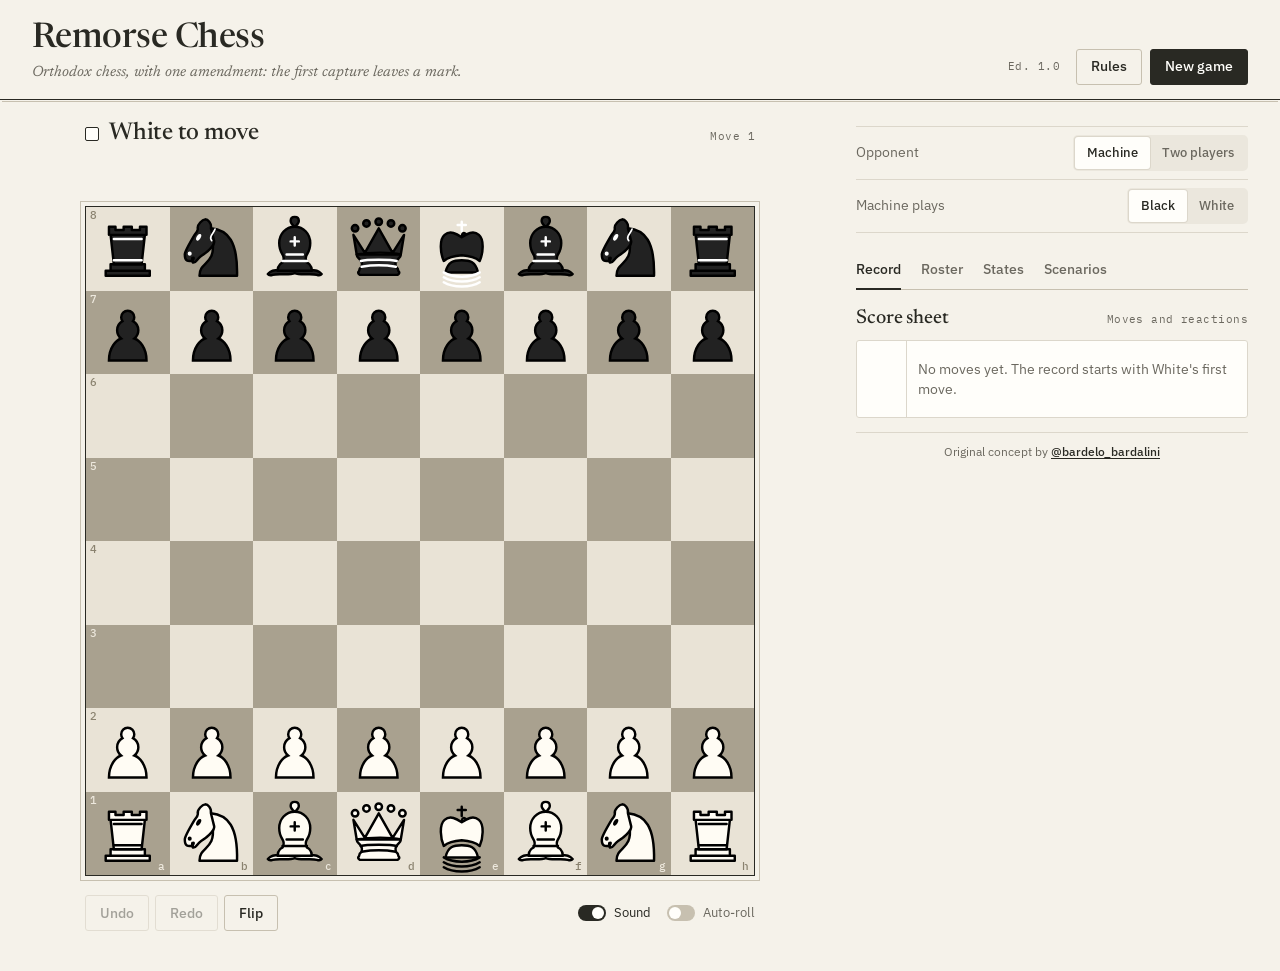
<file: index.html>
<!DOCTYPE html>
<html lang="en">
<head>
  <meta charset="utf-8">
  <meta name="viewport" content="width=device-width, initial-scale=1, viewport-fit=cover">
  <title>Remorse Chess 1.0</title>
  <meta name="description" content="Remorse Chess: a chess variant in which a piece's first capture triggers a permanent psychological reaction. Devastated, Pacifist, Unaffected or Psychopath.">
  <meta name="theme-color" content="#F5F2EA">

  <!-- Favicon & Icons -->
  <link rel="icon" type="image/svg+xml" href="favicon.svg">
  <link rel="alternate icon" href="favicon.ico">
  <link rel="apple-touch-icon" href="apple-touch-icon.png">

  <!-- Open Graph & Social Cards -->
  <meta property="og:type" content="website">
  <meta property="og:title" content="Remorse Chess 1.0">
  <meta property="og:description" content="An orthodox chess variant where the first capture leaves a permanent psychological mark. Original concept by @bardelo_bardalini.">
  <meta property="og:image" content="assets/remorse-chess-preview.png">
  <meta name="twitter:card" content="summary_large_image">
  <meta name="twitter:title" content="Remorse Chess 1.0">
  <meta name="twitter:description" content="An orthodox chess variant where the first capture leaves a permanent psychological mark. Original concept by @bardelo_bardalini.">
  <meta name="twitter:image" content="assets/remorse-chess-preview.png">

  <!-- Local type: Newsreader (display), IBM Plex Sans (interface), IBM Plex Mono (notation). See fonts/ -->
  <link rel="preload" href="fonts/ibm-plex-sans-var.woff2" as="font" type="font/woff2" crossorigin>
  <link rel="preload" href="fonts/newsreader-var.woff2" as="font" type="font/woff2" crossorigin>
  <link rel="stylesheet" href="styles.css">
</head>
<body class="app-shell">
  <!-- Masthead -->
  <header class="masthead">
    <div class="masthead-title">
      <h1 class="wordmark">Remorse Chess</h1>
      <p class="masthead-sub">Orthodox chess, with one amendment: the first capture leaves a mark.</p>
    </div>
    <div class="masthead-actions">
      <span class="edition mono-label">Ed. 1.0</span>
      <button type="button" class="btn btn-quiet" id="btn-open-rulebook" title="Read the full rules">Rules</button>
      <button type="button" class="btn" id="btn-restart" title="Start a new game with the current settings">New game</button>
    </div>
  </header>

  <main class="table">
    <!-- Play area: status, notices, board, board controls -->
    <section class="play-area" aria-label="Game board">
      <div class="status-line">
        <div id="turn-indicator" class="turn white" role="status" aria-live="polite">White to move</div>
        <span id="move-counter" class="move-counter mono-label">Move 1</span>
      </div>

      <!-- Notice slot: reserved height so the board never jumps -->
      <div class="notice-slot">
        <div id="bonus-move-banner" class="notice notice-bonus hidden">
          <span class="notice-glyph" data-glyph="psychopath" aria-hidden="true"></span>
          <span class="notice-text"><strong>Psychopath bonus.</strong> Take one more move with the same piece, or end the turn.</span>
          <button type="button" class="btn btn-small" id="btn-pass-bonus">End turn</button>
        </div>

        <div id="selection-note" class="notice notice-selection hidden" aria-live="polite">
          <span class="notice-glyph" id="selection-glyph" aria-hidden="true"></span>
          <span class="notice-text" id="selection-text"></span>
          <span id="absolve-action-container">
            <button type="button" class="btn btn-small btn-absolve hidden" id="btn-absolve-action">Absolve</button>
          </span>
        </div>
      </div>

      <div class="board-frame">
        <div id="remorse-board" class="chess-board" role="grid" aria-label="Chessboard"></div>
      </div>

      <div class="board-controls">
        <div class="control-group">
          <button type="button" class="btn btn-quiet" id="btn-undo" title="Take back the last move">Undo</button>
          <button type="button" class="btn btn-quiet" id="btn-redo" title="Replay the move you took back">Redo</button>
          <button type="button" class="btn btn-quiet" id="btn-flip" title="Flip the board">Flip</button>
        </div>
        <div class="control-group">
          <label class="switch">
            <input type="checkbox" id="toggle-sound" checked>
            <span class="switch-track" aria-hidden="true"></span>
            Sound
          </label>
          <label class="switch" title="Roll reaction dice automatically for your pieces">
            <input type="checkbox" id="toggle-autoroll">
            <span class="switch-track" aria-hidden="true"></span>
            Auto-roll
          </label>
        </div>
      </div>
    </section>

    <!-- Sidebar: match setup + record / roster / states / scenarios -->
    <aside class="sidebar" aria-label="Game information">
      <section class="match-setup" aria-label="Match setup">
        <div class="setup-row">
          <span class="setup-label">Opponent</span>
          <div class="segmented" role="group" aria-label="Opponent">
            <button type="button" class="seg mode-select-btn active" data-mode="vs_ai">Machine</button>
            <button type="button" class="seg mode-select-btn" data-mode="pass_play">Two players</button>
          </div>
        </div>
        <div class="setup-row" id="ai-config-panel">
          <span class="setup-label">Machine plays</span>
          <div class="segmented" role="group" aria-label="Machine colour">
            <button type="button" class="seg ai-color-btn active" data-color="b">Black</button>
            <button type="button" class="seg ai-color-btn" data-color="w">White</button>
          </div>
        </div>
      </section>

      <nav class="tabs" role="tablist" aria-label="Sidebar sections">
        <button type="button" class="tab-btn active" role="tab" data-target="tab-chronicle">Record</button>
        <button type="button" class="tab-btn" role="tab" data-target="tab-ward">Roster</button>
        <button type="button" class="tab-btn" role="tab" data-target="tab-game">States</button>
        <button type="button" class="tab-btn" role="tab" data-target="tab-scenarios">Scenarios</button>
      </nav>

      <div class="tab-panels">
        <!-- Record: annotated score sheet -->
        <div class="tab-view active" id="tab-chronicle" role="tabpanel">
          <div class="panel-head">
            <h2 class="panel-title">Score sheet</h2>
            <span class="mono-label">Moves and reactions</span>
          </div>
          <ol id="chronicle-feed" class="scoresheet"></ol>
        </div>

        <!-- Roster: living pieces and their states -->
        <div class="tab-view" id="tab-ward" role="tabpanel">
          <div id="piece-ward-container"></div>
        </div>

        <!-- States: reference for the four reactions -->
        <div class="tab-view" id="tab-game" role="tabpanel">
          <div class="panel-head">
            <h2 class="panel-title">The reaction roll</h2>
            <span class="mono-label">1d6 on first capture</span>
          </div>
          <p class="panel-intro">A piece rolls once, on its first capture. The result is permanent for the rest of the game, though a bishop can lift Devastation and Pacifism.</p>

          <ul class="state-reference">
            <li class="state-ref s-devastated">
              <span class="state-ref-roll mono">1</span>
              <div>
                <h3 class="state-ref-name"><span class="glyph" data-glyph="devastated"></span>Devastated</h3>
                <p>Cannot move or capture. A bishop must stand adjacent and spend a turn absolving it within 3 of its owner's turns, or it removes itself from the board.</p>
              </div>
            </li>
            <li class="state-ref s-pacifist">
              <span class="state-ref-roll mono">2–3</span>
              <div>
                <h3 class="state-ref-name"><span class="glyph" data-glyph="pacifist"></span>Pacifist</h3>
                <p>Receives a guilt token. Moves normally but cannot capture until a bishop absolves it. A bishop that turns Pacifist meditates for one turn and absolves itself.</p>
              </div>
            </li>
            <li class="state-ref s-unaffected">
              <span class="state-ref-roll mono">4–5</span>
              <div>
                <h3 class="state-ref-name"><span class="glyph" data-glyph="unaffected"></span>Unaffected</h3>
                <p>No consequence. Plays by standard rules.</p>
              </div>
            </li>
            <li class="state-ref s-psychopath">
              <span class="state-ref-roll mono">6</span>
              <div>
                <h3 class="state-ref-name"><span class="glyph" data-glyph="psychopath"></span>Psychopath</h3>
                <p>Takes one extra move immediately after each capture.</p>
              </div>
            </li>
            <li class="state-ref s-bloodlust state-ref-sub">
              <span class="state-ref-roll mono">3 kills</span>
              <div>
                <h3 class="state-ref-name"><span class="glyph" data-glyph="bloodlust"></span>Bloodlust</h3>
                <p>A Psychopath with three kills. It may only move by capturing, and it may capture friendly pieces, though never its own king.</p>
              </div>
            </li>
          </ul>

          <p class="panel-footnote"><span class="glyph" data-glyph="absolve"></span>Bishops are the only absolvers. If a side loses every bishop, absolution is gone until a pawn promotes to one.</p>
        </div>

        <!-- Scenarios -->
        <div class="tab-view" id="tab-scenarios" role="tabpanel">
          <div class="panel-head">
            <h2 class="panel-title">Study positions</h2>
            <span class="mono-label">Loads onto the board</span>
          </div>
          <ol class="scenario-list">
            <li>
              <button type="button" class="scenario-button scenario-card-btn" data-scenario="devastation">
                <span class="scenario-no mono">No. 1</span>
                <span class="scenario-body">
                  <span class="scenario-title">The devastated knight</span>
                  <span class="scenario-desc">A paralysed knight on d4 has two turns left. The bishop on c2 must reach it and absolve.</span>
                </span>
              </button>
            </li>
            <li>
              <button type="button" class="scenario-button scenario-card-btn" data-scenario="guilt">
                <span class="scenario-no mono">No. 2</span>
                <span class="scenario-body">
                  <span class="scenario-title">The pacifist rook</span>
                  <span class="scenario-desc">The rook carries a guilt token: free to move, unable to capture. A bishop stands beside it.</span>
                </span>
              </button>
            </li>
            <li>
              <button type="button" class="scenario-button scenario-card-btn" data-scenario="psychopath">
                <span class="scenario-no mono">No. 3</span>
                <span class="scenario-body">
                  <span class="scenario-title">A psychopath's chain</span>
                  <span class="scenario-desc">The queen takes on d5, then uses her bonus move to take again on g5.</span>
                </span>
              </button>
            </li>
            <li>
              <button type="button" class="scenario-button scenario-card-btn" data-scenario="bloodlust">
                <span class="scenario-no mono">No. 4</span>
                <span class="scenario-body">
                  <span class="scenario-title">Bloodlust</span>
                  <span class="scenario-desc">A rook with three kills must capture to move. The enemy pawn on d7, or its own pawn on g4.</span>
                </span>
              </button>
            </li>
            <li>
              <button type="button" class="scenario-button scenario-card-btn" data-scenario="standard">
                <span class="scenario-no mono">No. 5</span>
                <span class="scenario-body">
                  <span class="scenario-title">Standard opening</span>
                  <span class="scenario-desc">The usual starting position. Every piece is untested.</span>
                </span>
              </button>
            </li>
          </ol>
        </div>
      </div>

      <footer class="sidebar-credit">
        Original concept by <a href="https://www.instagram.com/bardelo_bardalini/" target="_blank" rel="noopener noreferrer">@bardelo_bardalini</a>
      </footer>
    </aside>
  </main>

  <!-- Modal: reaction roll -->
  <div class="modal-scrim hidden" id="dice-roll-modal">
    <div class="modal-card modal-dice" role="dialog" aria-modal="true" aria-labelledby="dice-modal-title">
      <div class="modal-kicker mono-label">First capture</div>
      <h3 class="modal-title" id="dice-modal-title">The reaction roll</h3>
      <p id="dice-modal-desc" class="modal-desc-text"></p>

      <div class="dice-assembly" id="dice-assembly-area">
        <div class="dice-viewport" title="Click to roll">
          <div class="dice-object show-1" id="dice-cube">
            <div class="dice-side side-1" aria-label="1"><i class="pip c"></i></div>
            <div class="dice-side side-2" aria-label="2"><i class="pip tl"></i><i class="pip br"></i></div>
            <div class="dice-side side-3" aria-label="3"><i class="pip tl"></i><i class="pip c"></i><i class="pip br"></i></div>
            <div class="dice-side side-4" aria-label="4"><i class="pip tl"></i><i class="pip tr"></i><i class="pip bl"></i><i class="pip br"></i></div>
            <div class="dice-side side-5" aria-label="5"><i class="pip tl"></i><i class="pip tr"></i><i class="pip c"></i><i class="pip bl"></i><i class="pip br"></i></div>
            <div class="dice-side side-6" aria-label="6"><i class="pip tl"></i><i class="pip tr"></i><i class="pip ml"></i><i class="pip mr"></i><i class="pip bl"></i><i class="pip br"></i></div>
          </div>
        </div>
        <div class="dice-shadow" aria-hidden="true"></div>
        <button type="button" class="btn btn-accent" id="btn-roll-dice">Roll the die</button>
        <span class="dice-hint">or click the die, or press Space</span>
      </div>

      <div class="dice-result-card hidden" id="dice-outcome-card">
        <div id="dice-outcome-badge" class="dice-scale"></div>
        <h4 id="dice-outcome-title" class="dice-result-title"></h4>
        <p id="dice-outcome-text" class="dice-result-detail"></p>
        <button type="button" class="btn btn-block" id="btn-accept-dice">Continue</button>
      </div>
    </div>
  </div>

  <!-- Modal: pawn promotion -->
  <div class="modal-scrim hidden" id="promotion-modal">
    <div class="modal-card modal-narrow" role="dialog" aria-modal="true" aria-labelledby="promo-title">
      <h3 class="modal-title" id="promo-title">Promote pawn</h3>
      <p class="modal-desc-text">Choosing a bishop restores absolution if your side has lost all of its bishops.</p>
      <div class="promo-grid" id="promo-options-row"></div>
    </div>
  </div>

  <!-- Modal: game over -->
  <div class="modal-scrim hidden" id="game-over-modal">
    <div class="modal-card modal-narrow modal-result" role="dialog" aria-modal="true" aria-labelledby="game-over-title">
      <div class="modal-kicker mono-label">Result</div>
      <h3 id="game-over-title" class="modal-title modal-title-large">Game over</h3>
      <p id="game-over-desc" class="modal-desc-text"></p>
      <div class="modal-actions">
        <button type="button" class="btn btn-quiet" id="btn-gameover-view">View board</button>
        <button type="button" class="btn btn-accent" id="btn-gameover-new">New game</button>
      </div>
    </div>
  </div>

  <!-- Modal: rules -->
  <div class="modal-scrim hidden" id="rulebook-modal">
    <div class="modal-card modal-wide" role="dialog" aria-modal="true" aria-labelledby="rulebook-title">
      <div class="modal-header-bar">
        <div>
          <div class="modal-kicker mono-label">Edition 1.0</div>
          <h3 class="modal-title" id="rulebook-title">Rules of Remorse Chess</h3>
        </div>
        <button type="button" class="btn btn-quiet" id="btn-close-rulebook">Close</button>
      </div>
      <div class="rulebook-scroll">
        <h2><span class="mono">§1</span> Summary</h2>
        <p>Remorse Chess is orthodox chess with one addition. The first time a piece captures, it rolls a six-sided die, and the result decides how that piece lives with what it has done.</p>
        <p><strong>Objective.</strong> Checkmate or capture the opposing king. Every standard orthodox rule applies (en passant, castling, promotion, threefold repetition, 50-move rule, insufficient material) unless a piece's psychological condition modifies it.</p>
        <p><strong>Original Concept.</strong> The psychological capture consequences and remorse rules were created by <a href="https://www.instagram.com/bardelo_bardalini/" target="_blank" rel="noopener noreferrer">@bardelo_bardalini</a>.</p>

        <h2><span class="mono">§2</span> The reaction roll</h2>
        <p>Each piece rolls exactly once per game, on its first capture. The state it receives is permanent.</p>
        <table>
          <thead>
            <tr><th>D6</th><th>State</th><th>Effect</th></tr>
          </thead>
          <tbody>
            <tr><td class="mono">1</td><td>Devastated</td><td>Cannot move. Removes itself unless absolved within 3 of its owner's turns.</td></tr>
            <tr><td class="mono">2–3</td><td>Pacifist</td><td>Moves normally. Cannot capture until absolved.</td></tr>
            <tr><td class="mono">4–5</td><td>Unaffected</td><td>Standard rules.</td></tr>
            <tr><td class="mono">6</td><td>Psychopath</td><td>One extra move after each capture.</td></tr>
          </tbody>
        </table>

        <h2><span class="mono">§3</span> States</h2>
        <h3>3.1 Devastated</h3>
        <p>The piece cannot move or capture. A bishop must move adjacent and spend one full turn absolving it within 3 of its owner's turns. If no one comes, the piece captures itself.</p>

        <h3>3.2 Pacifist</h3>
        <p>A guilt token is placed under the piece. It moves normally but cannot capture enemy pieces. A bishop must move adjacent and spend one full turn to lift the token.</p>
        <p><strong>Bishops.</strong> A bishop that turns Pacifist spends its next turn in meditation and then absolves itself.</p>

        <h3>3.3 Psychopath, Bloodlust, and Regicide</h3>
        <p>The piece takes one additional move immediately after each capture. At three total kills it falls into <strong>Bloodlust</strong>: it may only move by capturing, it may capture friendly pieces, and it may never capture its own king.</p>
        <p><strong>Regicide.</strong> If a Bloodlust piece captures the opposing king, the game immediately concludes with an automatic victory for the capturing team.</p>

        <h2><span class="mono">§4</span> Absolution</h2>
        <p>Only bishops can absolve. Absolution is not possible while your king is in check. If a side loses every bishop, it cannot absolve until a pawn promotes to a bishop.</p>
      </div>
    </div>
  </div>

  <script src="pieces.js"></script>
  <script src="remorse_engine.js"></script>
  <script src="remorse_ai.js"></script>
  <script src="audio.js"></script>
  <script src="remorse_ui.js"></script>
</body>
</html>
</file>
<file: styles.css>
/*
 * REMORSE CHESS 1.0: STYLESHEET
 *
 * Direction: light archival editorial. Tournament score sheets, annotated
 * manuscripts, case-study journals. Warm paper, ink, one vermilion accent.
 *
 * Type:  Newsreader (display) / IBM Plex Sans (interface) / IBM Plex Mono (notation)
 * Rules: no gradients, no glow, no glass. Shadows only on modals.
 *        Board is the product; everything else steps back.
 */

/* --------------------------------------------------------------------------
 * Fonts (local, OFL)
 * ------------------------------------------------------------------------ */
@font-face {
  font-family: "Newsreader";
  src: url("fonts/newsreader-var.woff2") format("woff2");
  font-style: normal;
  font-weight: 400 700;
  font-display: swap;
}
@font-face {
  font-family: "Newsreader";
  src: url("fonts/newsreader-italic-var.woff2") format("woff2");
  font-style: italic;
  font-weight: 400 500;
  font-display: swap;
}
@font-face {
  font-family: "IBM Plex Sans";
  src: url("fonts/ibm-plex-sans-var.woff2") format("woff2");
  font-style: normal;
  font-weight: 400 600;
  font-display: swap;
}
@font-face {
  font-family: "IBM Plex Mono";
  src: url("fonts/ibm-plex-mono-400.woff2") format("woff2");
  font-style: normal;
  font-weight: 400;
  font-display: swap;
}
@font-face {
  font-family: "IBM Plex Mono";
  src: url("fonts/ibm-plex-mono-500.woff2") format("woff2");
  font-style: normal;
  font-weight: 500;
  font-display: swap;
}

/* --------------------------------------------------------------------------
 * Tokens
 * ------------------------------------------------------------------------ */
:root {
  /* Paper */
  --paper: #F5F2EA;
  --surface: #FFFEFA;
  --surface-2: #EBE7DD;
  --surface-3: #E3DED1;

  /* Ink */
  --ink: #292923;
  --ink-2: #6B685F;       /* secondary text, darkened from #77746B for AA on paper */
  --ink-3: #8F8B80;       /* tertiary, non-essential labels only */

  /* Rules */
  --rule: #DCD7CB;
  --rule-strong: #C7C0B0;

  /* Accents */
  --vermilion: #C44B36;
  --vermilion-ink: #A83E2B;  /* text-safe vermilion */
  --vermilion-deep: #8A2E21;
  --vermilion-wash: #F4E2DC;
  --sage: #667A61;
  --sage-ink: #4F6149;
  --sage-wash: #E3E8DC;
  --amber: #B88B48;
  --amber-wash: #F1E6D2;
  --stone: #85827A;
  --stone-ink: #5E5B54;
  --stone-wash: #E4E1DA;

  /* Board */
  --sq-light: #E9E3D6;
  --sq-dark: #A9A18F;
  --sq-last: rgba(184, 139, 72, 0.34);
  --sq-selected: rgba(184, 139, 72, 0.55);
  --sq-check: rgba(196, 75, 54, 0.30);
  --hint: rgba(41, 41, 35, 0.30);

  /* Type */
  --font-display: "Newsreader", "Iowan Old Style", "Palatino Linotype", Palatino, Georgia, serif;
  --font-ui: "IBM Plex Sans", "Helvetica Neue", Arial, system-ui, sans-serif;
  --font-mono: "IBM Plex Mono", ui-monospace, "SFMono-Regular", Menlo, Consolas, monospace;

  --radius: 3px;
  --line-max: 62ch;
  --ease: cubic-bezier(0.2, 0.7, 0.2, 1);
}

/* --------------------------------------------------------------------------
 * Base
 * ------------------------------------------------------------------------ */
*, *::before, *::after {
  box-sizing: border-box;
  margin: 0;
  padding: 0;
  -webkit-tap-highlight-color: transparent;
}

html {
  background: var(--paper);
  color: var(--ink);
  font-family: var(--font-ui);
  font-size: 15px;
  line-height: 1.5;
  text-rendering: optimizeLegibility;
  -webkit-font-smoothing: antialiased;
  -webkit-text-size-adjust: 100%;
}

body {
  min-height: 100vh;
  min-height: 100svh;
  overflow-x: hidden;
}

b, strong { font-weight: 600; color: var(--ink); }

button { font: inherit; color: inherit; }

ol, ul { list-style: none; }

:focus-visible {
  outline: 2px solid var(--ink);
  outline-offset: 2px;
}

.mono { font-family: var(--font-mono); font-feature-settings: "zero" 0; }

.mono-label {
  font-family: var(--font-mono);
  font-size: 11px;
  font-weight: 400;
  letter-spacing: 0.04em;
  color: var(--ink-2);
}

.hidden { display: none !important; }

/* --------------------------------------------------------------------------
 * Masthead
 * ------------------------------------------------------------------------ */
.masthead {
  display: flex;
  align-items: flex-end;
  justify-content: space-between;
  gap: 24px;
  max-width: 1320px;
  margin: 0 auto;
  padding: 22px 32px 14px;
  border-bottom: 1px solid var(--ink);
  box-shadow: 0 3px 0 -2px var(--paper), 0 4px 0 -2px var(--rule-strong); /* printed double rule */
}

.wordmark {
  font-family: var(--font-display);
  font-size: 34px;
  font-weight: 500;
  line-height: 1;
  letter-spacing: -0.015em;
  font-variation-settings: "opsz" 72;
}

.masthead-sub {
  margin-top: 6px;
  font-family: var(--font-display);
  font-style: italic;
  font-size: 15px;
  color: var(--ink-2);
}

.masthead-actions {
  display: flex;
  align-items: center;
  gap: 8px;
  flex-shrink: 0;
}

.edition { margin-right: 8px; }

/* --------------------------------------------------------------------------
 * Buttons & controls
 * ------------------------------------------------------------------------ */
.btn {
  display: inline-flex;
  align-items: center;
  justify-content: center;
  gap: 6px;
  min-height: 36px;
  padding: 0 14px;
  font-family: var(--font-ui);
  font-size: 14px;
  font-weight: 500;
  color: var(--surface);
  background: var(--ink);
  border: 1px solid var(--ink);
  border-radius: var(--radius);
  cursor: pointer;
  touch-action: manipulation;
  transition: background-color 120ms var(--ease), border-color 120ms var(--ease), color 120ms var(--ease);
  white-space: nowrap;
}
.btn:hover { background: #3D3D35; border-color: #3D3D35; }
.btn:active { transform: translateY(1px); }

.btn-quiet {
  color: var(--ink);
  background: transparent;
  border-color: var(--rule-strong);
}
.btn-quiet:hover { background: var(--surface-2); border-color: var(--rule-strong); }

.btn-accent { background: var(--vermilion); border-color: var(--vermilion); color: #FFFDF8; }
.btn-accent:hover { background: var(--vermilion-ink); border-color: var(--vermilion-ink); }

.btn-small { min-height: 30px; padding: 0 10px; font-size: 13px; }
.btn-block { width: 100%; }

.btn:disabled, .btn[disabled] {
  opacity: 0.4;
  cursor: default;
  pointer-events: none;
}

/* Segmented control */
.segmented {
  display: inline-flex;
  padding: 2px;
  background: var(--surface-2);
  border-radius: calc(var(--radius) + 2px);
}
.seg {
  min-height: 32px;
  padding: 0 12px;
  font-size: 13px;
  font-weight: 500;
  color: var(--ink-2);
  background: transparent;
  border: 0;
  border-radius: var(--radius);
  cursor: pointer;
  touch-action: manipulation;
  transition: background-color 120ms var(--ease), color 120ms var(--ease);
}
.seg:hover { color: var(--ink); }
.seg.active {
  color: var(--ink);
  background: var(--surface);
  box-shadow: 0 0 0 1px var(--rule);
}

/* Switches */
.switch {
  display: inline-flex;
  align-items: center;
  gap: 8px;
  min-height: 36px;
  font-size: 13px;
  color: var(--ink-2);
  cursor: pointer;
  user-select: none;
}
.switch input { position: absolute; opacity: 0; width: 1px; height: 1px; }
.switch-track {
  position: relative;
  width: 28px;
  height: 16px;
  background: var(--rule-strong);
  border-radius: 8px;
  transition: background-color 150ms var(--ease);
}
.switch-track::after {
  content: "";
  position: absolute;
  top: 2px;
  left: 2px;
  width: 12px;
  height: 12px;
  background: var(--surface);
  border-radius: 50%;
  transition: transform 150ms var(--ease);
}
.switch input:checked + .switch-track { background: var(--ink); }
.switch input:checked + .switch-track::after { transform: translateX(12px); }
.switch input:focus-visible + .switch-track { outline: 2px solid var(--ink); outline-offset: 2px; }
.switch:has(input:checked) { color: var(--ink); }

/* --------------------------------------------------------------------------
 * Layout
 * ------------------------------------------------------------------------ */
.table {
  display: grid;
  grid-template-columns: minmax(0, 1fr) minmax(320px, 392px);
  gap: 48px;
  max-width: 1320px;
  margin: 0 auto;
  padding: 20px 32px 40px;
  align-items: start;
}

.play-area {
  display: flex;
  flex-direction: column;
  align-items: center;
  min-width: 0;
  --board-size: min(100%, calc(100svh - 230px), 760px);
}

.play-area > * { width: var(--board-size); min-width: min(100%, 300px); }

/* --------------------------------------------------------------------------
 * Status line
 * ------------------------------------------------------------------------ */
.status-line {
  display: flex;
  align-items: baseline;
  justify-content: space-between;
  gap: 12px;
  padding-bottom: 8px;
}

.turn {
  display: inline-flex;
  align-items: center;
  gap: 10px;
  font-family: var(--font-display);
  font-size: 24px;
  font-weight: 500;
  line-height: 1.15;
  letter-spacing: -0.01em;
  font-variation-settings: "opsz" 36;
}

.turn-swatch {
  width: 14px;
  height: 14px;
  border: 1.5px solid var(--ink);
  border-radius: 2px;
  background: var(--surface);
  flex-shrink: 0;
  transform: translateY(1px);
}
.turn.black .turn-swatch { background: var(--ink); }
.turn.bonus .turn-text em { font-style: italic; color: var(--vermilion-ink); }
.turn.thinking .turn-text { color: var(--ink-2); font-style: italic; }
.turn.thinking .turn-swatch { animation: think 1.1s ease-in-out infinite; }
.turn.game-over .turn-swatch { background: var(--vermilion); border-color: var(--vermilion); }

@keyframes think {
  50% { opacity: 0.35; }
}

.move-counter { white-space: nowrap; }

/* --------------------------------------------------------------------------
 * Notice slot (bonus, selection info, absolution)
 * ------------------------------------------------------------------------ */
.notice-slot {
  min-height: 46px;
  display: flex;
  flex-direction: column;
  justify-content: flex-end;
  padding-bottom: 8px;
}

.notice {
  display: flex;
  align-items: center;
  gap: 10px;
  min-height: 38px;
  padding: 4px 4px 4px 12px;
  font-size: 13.5px;
  line-height: 1.35;
  color: var(--ink);
  border-left: 2px solid var(--rule-strong);
  animation: notice-in 160ms var(--ease);
}
.notice-text { flex: 1; min-width: 0; }
.notice-text .mono { font-size: 12.5px; }

.notice-glyph { display: inline-flex; width: 16px; height: 16px; flex-shrink: 0; color: var(--ink-2); }
.notice-glyph:empty { display: none; }
.notice-glyph svg, .glyph svg { width: 100%; height: 100%; }

.notice-bonus { border-left-color: var(--vermilion); background: var(--vermilion-wash); }
.notice-bonus .notice-glyph { color: var(--vermilion-ink); }

.notice-selection.s-devastated { border-left-color: var(--stone); }
.notice-selection.s-devastated .notice-glyph { color: var(--stone-ink); }
.notice-selection.s-devastated.is-critical { border-left-color: var(--vermilion); }
.notice-selection.s-pacifist { border-left-color: var(--sage); }
.notice-selection.s-pacifist .notice-glyph { color: var(--sage-ink); }
.notice-selection.s-psychopath { border-left-color: var(--vermilion); }
.notice-selection.s-psychopath .notice-glyph { color: var(--vermilion-ink); }
.notice-selection.s-bloodlust { border-left-color: var(--vermilion-deep); }
.notice-selection.s-bloodlust .notice-glyph { color: var(--vermilion-deep); }
.notice-selection.s-absolver { border-left-color: var(--sage); }
.notice-selection.s-absolver .notice-glyph { color: var(--sage-ink); }

.btn-absolve { background: var(--sage); border-color: var(--sage); color: #FBFCF8; }
.btn-absolve:hover { background: var(--sage-ink); border-color: var(--sage-ink); }

@keyframes notice-in {
  from { opacity: 0; transform: translateY(3px); }
}

/* --------------------------------------------------------------------------
 * Board
 * ------------------------------------------------------------------------ */
.board-frame {
  position: relative;
  aspect-ratio: 1 / 1;
  height: auto;
  border: 1px solid var(--ink);
  outline: 1px solid var(--rule-strong);
  outline-offset: 4px;
  touch-action: manipulation;
  container-type: inline-size;
  margin: 5px 0;
}

.chess-board {
  width: 100%;
  height: 100%;
  display: grid;
  grid-template-columns: repeat(8, 1fr);
  grid-template-rows: repeat(8, 1fr);
  user-select: none;
  -webkit-user-select: none;
}

.board-square {
  position: relative;
  display: flex;
  align-items: center;
  justify-content: center;
  cursor: pointer;
  min-width: 0;
  min-height: 0;
}
.board-square.light { background-color: var(--sq-light); }
.board-square.dark  { background-color: var(--sq-dark); }

/* State washes live on ::before so the light/dark checker stays legible */
.board-square::before {
  content: "";
  position: absolute;
  inset: 0;
  pointer-events: none;
  z-index: 0;
  transition: background-color 120ms var(--ease);
}
.board-square.last-move::before { background-color: var(--sq-last); }
.board-square.selected::before {
  background-color: var(--sq-selected);
  box-shadow: inset 0 0 0 2px rgba(41, 41, 35, 0.55);
}
.board-square.check::before {
  background-color: var(--sq-check);
  box-shadow: inset 0 0 0 2px var(--vermilion);
}
.board-square.is-paralysed { cursor: not-allowed; }

@media (hover: hover) {
  .board-square.has-own-piece:hover::before { box-shadow: inset 0 0 0 2px rgba(41, 41, 35, 0.22); }
  .board-square.selected:hover::before { box-shadow: inset 0 0 0 2px rgba(41, 41, 35, 0.55); }
  .board-square.is-target:hover::before { background-color: rgba(41, 41, 35, 0.08); }
}

/* Coordinates */
.coord {
  position: absolute;
  font-family: var(--font-mono);
  font-weight: 500;
  font-size: max(9px, 1.6cqw);
  line-height: 1;
  pointer-events: none;
  z-index: 1;
}
.coord-rank { top: 0.5cqw; left: 0.6cqw; }
.coord-file { bottom: 0.45cqw; right: 0.7cqw; }
.board-square.light .coord { color: #8A826F; }
.board-square.dark .coord  { color: #EEE9DE; }

/* Pieces */
.piece-wrapper {
  position: relative;
  width: 88%;
  height: 88%;
  display: flex;
  align-items: center;
  justify-content: center;
  z-index: 2;
  pointer-events: none;
  transition: transform 120ms var(--ease);
}
.piece-wrapper > .piece-svg {
  position: relative;
  z-index: 1;
  width: 100%;
  height: 100%;
  overflow: visible;
}
/* Warm the white pieces slightly so they sit on paper rather than glare */
.piece-w .piece-svg [fill="#ffffff"], .piece-w .piece-svg [fill="#fff"] { fill: #FFFCF4; }
.ward-icon.piece-w svg [fill="#ffffff"] { fill: #FFFCF4; }

.board-square.selected .piece-wrapper { transform: translateY(-2.5%) scale(1.03); }

/* ---- Psychological marks on the board --------------------------------- */
.mark {
  position: absolute;
  z-index: 3;
  display: inline-flex;
  align-items: center;
  gap: 0.35cqw;
  font-family: var(--font-mono);
  font-weight: 500;
  font-size: max(8.5px, 1.45cqw);
  line-height: 1;
  white-space: nowrap;
  pointer-events: none;
}
.mark svg { width: max(8px, 1.4cqw); height: max(8px, 1.4cqw); }

/* Devastated: stone, desaturated, fractured */
.state-devastated .piece-svg {
  filter: grayscale(1) contrast(0.8) brightness(1.04);
  opacity: 0.72;
}
.crack {
  position: absolute;
  inset: 8% 14%;
  width: 72%;
  height: 84%;
  z-index: 2;
  color: var(--stone-ink);
  opacity: 0.85;
  pointer-events: none;
}
.token-devastated {
  right: -3%;
  bottom: -2%;
  padding: 0.3cqw 0.55cqw;
  color: #FBFAF6;
  background: var(--stone-ink);
  border-radius: 2px;
}
.token-devastated.critical {
  background: var(--vermilion);
  animation: urgent 1.6s ease-in-out infinite;
}
@keyframes urgent {
  50% { background: var(--vermilion-deep); }
}

/* Pacifist: a sage guilt token under the piece's base */
.token-guilt {
  position: absolute;
  left: 50%;
  bottom: -1%;
  width: 70%;
  height: 17%;
  transform: translateX(-50%);
  z-index: 0;
  background: var(--sage);
  border: 1px solid var(--sage-ink);
  border-radius: 50%;
  box-shadow: inset 0 -2px 0 rgba(0, 0, 0, 0.12);
}
.state-guilt-ridden .piece-svg { opacity: 0.94; }

/* Psychopath: outlined vermilion tag, kill pips toward Bloodlust */
.token-psychopath {
  left: -3%;
  top: -2%;
  padding: 0.25cqw 0.45cqw;
  color: var(--vermilion-ink);
  background: var(--surface);
  border: 1px solid var(--vermilion);
  border-radius: 2px;
}
.pips { display: inline-flex; gap: 0.18cqw; }
.pips i {
  width: max(3px, 0.5cqw);
  height: max(3px, 0.5cqw);
  border-radius: 50%;
  border: 1px solid currentColor;
}
.pips i.on { background: currentColor; }

/* Bloodlust: filled deep vermilion tag + base rule */
.token-bloodlust {
  left: -3%;
  top: -2%;
  padding: 0.3cqw 0.5cqw;
  color: #FFF8F2;
  background: var(--vermilion-deep);
  border-radius: 2px;
}
.state-bloodlust::after {
  content: "";
  position: absolute;
  left: 18%;
  right: 18%;
  bottom: 1%;
  height: max(2px, 0.4cqw);
  background: var(--vermilion-deep);
  border-radius: 1px;
  z-index: 2;
}

/* Bishop available to absolve (only shown when a friendly piece needs it) */
.token-absolver-bishop {
  right: 0;
  top: -2%;
  font-family: var(--font-display);
  font-size: max(11px, 2.1cqw);
  font-weight: 600;
  color: var(--sage-ink);
}


/* ---- Move hints ------------------------------------------------------- */
.hint-dot, .hint-capture, .hint-friendly-capture, .hint-absolve {
  position: absolute;
  pointer-events: none;
  z-index: 4;
}
.hint-dot {
  width: 26%;
  height: 26%;
  border-radius: 50%;
  background: var(--hint);
}
.hint-capture {
  inset: 5%;
  border-radius: 50%;
  border: max(3px, 0.7cqw) solid rgba(196, 75, 54, 0.62);
}
.hint-friendly-capture {
  inset: 5%;
  border-radius: 50%;
  border: max(3px, 0.6cqw) dashed var(--vermilion-deep);
  background: rgba(138, 46, 33, 0.12);
}
.hint-absolve {
  inset: 6%;
  display: flex;
  align-items: flex-start;
  justify-content: flex-end;
  padding: 2% 6%;
  border: max(2px, 0.45cqw) solid var(--sage);
  border-radius: 2px;
  background: rgba(102, 122, 97, 0.16);
  font-family: var(--font-display);
  font-size: max(12px, 2.4cqw);
  font-weight: 600;
  line-height: 1;
  color: var(--sage-ink);
}

/* ---- Event feedback --------------------------------------------------- */
.board-square.flash-capture::after,
.board-square.flash-absolve::after,
.board-square.flash-self::after {
  content: "";
  position: absolute;
  inset: 0;
  z-index: 5;
  pointer-events: none;
  animation: flash 650ms var(--ease) forwards;
  animation-delay: var(--flash-delay, 0ms);
}
.board-square.flash-capture::after { box-shadow: inset 0 0 0 max(3px, 0.6cqw) var(--vermilion); }
.board-square.flash-absolve::after { box-shadow: inset 0 0 0 max(3px, 0.6cqw) var(--sage); background: rgba(102, 122, 97, 0.18); }
.board-square.flash-self::after { background: rgba(94, 91, 84, 0.45); animation-duration: 1100ms; }

@keyframes flash {
  from { opacity: 1; }
  to { opacity: 0; }
}

/* --------------------------------------------------------------------------
 * Board controls
 * ------------------------------------------------------------------------ */
.board-controls {
  display: flex;
  align-items: center;
  justify-content: space-between;
  flex-wrap: wrap;
  gap: 8px 16px;
  padding-top: 14px;
}
.control-group { display: flex; align-items: center; gap: 6px; flex-wrap: wrap; }
.control-group + .control-group { gap: 16px; }

/* --------------------------------------------------------------------------
 * Sidebar
 * ------------------------------------------------------------------------ */
.sidebar {
  display: flex;
  flex-direction: column;
  min-width: 0;
  padding-top: 6px;
  position: sticky;
  top: 16px;
  max-height: calc(100svh - 32px);
}

.sidebar-credit {
  margin-top: 14px;
  padding-top: 10px;
  border-top: 1px solid var(--rule);
  font-size: 12px;
  color: var(--ink-2);
  text-align: center;
}
.sidebar-credit a {
  color: var(--ink);
  font-weight: 500;
  text-decoration: underline;
  text-underline-offset: 2px;
}
.sidebar-credit a:hover {
  color: var(--vermilion-ink);
}

.match-setup {
  display: flex;
  flex-direction: column;
  border-top: 1px solid var(--rule);
  margin-bottom: 18px;
}
.setup-row {
  display: flex;
  align-items: center;
  justify-content: space-between;
  gap: 12px;
  padding: 8px 0;
  border-bottom: 1px solid var(--rule);
}
.setup-label { font-size: 13.5px; color: var(--ink-2); }

/* Tabs */
.tabs {
  display: flex;
  gap: 20px;
  border-bottom: 1px solid var(--rule-strong);
}
.tab-btn {
  position: relative;
  padding: 8px 0 9px;
  font-size: 14px;
  font-weight: 500;
  color: var(--ink-2);
  background: none;
  border: 0;
  cursor: pointer;
  touch-action: manipulation;
}
.tab-btn:hover { color: var(--ink); }
.tab-btn.active { color: var(--ink); }
.tab-btn.active::after {
  content: "";
  position: absolute;
  left: 0;
  right: 0;
  bottom: -1px;
  height: 2px;
  background: var(--ink);
}
.tab-btn .tab-count {
  margin-left: 5px;
  font-family: var(--font-mono);
  font-size: 11px;
  color: var(--vermilion-ink);
}

.tab-panels {
  flex: 1;
  min-height: 0;
  overflow-y: auto;
  padding-top: 16px;
  scrollbar-width: thin;
  scrollbar-color: var(--rule-strong) transparent;
}
.tab-view { display: none; flex-direction: column; }
.tab-view.active { display: flex; }

.panel-head {
  display: flex;
  align-items: baseline;
  justify-content: space-between;
  gap: 12px;
  margin-bottom: 10px;
}
.panel-title {
  font-family: var(--font-display);
  font-size: 20px;
  font-weight: 500;
  line-height: 1.2;
  letter-spacing: -0.005em;
}
.panel-intro {
  font-size: 13.5px;
  color: var(--ink-2);
  margin-bottom: 14px;
  max-width: var(--line-max);
}
.panel-footnote {
  display: flex;
  gap: 8px;
  margin-top: 14px;
  padding-top: 12px;
  border-top: 1px solid var(--rule);
  font-size: 13px;
  color: var(--ink-2);
}
.panel-footnote .glyph { color: var(--sage-ink); }

.glyph {
  display: inline-flex;
  width: 15px;
  height: 15px;
  flex-shrink: 0;
  vertical-align: -2px;
}

/* ---- Score sheet ------------------------------------------------------ */
.scoresheet {
  position: relative;
  background: var(--surface);
  border: 1px solid var(--rule);
  border-radius: var(--radius);
  font-size: 13.5px;
  counter-reset: none;
}
.scoresheet::before { /* move-number gutter rule */
  content: "";
  position: absolute;
  top: 0;
  bottom: 0;
  left: 3.6em;
  width: 1px;
  background: var(--rule);
}

.sheet-row {
  display: grid;
  grid-template-columns: 3.6em minmax(0, 1fr);
  align-items: baseline;
  min-height: 32px;
  border-bottom: 1px solid var(--surface-2);
}
.sheet-row:last-child { border-bottom: 0; }
.sheet-num {
  padding: 6px 8px 6px 0;
  text-align: right;
  font-family: var(--font-mono);
  font-size: 12px;
  color: var(--ink-3);
}
.sheet-body {
  display: flex;
  align-items: baseline;
  flex-wrap: wrap;
  gap: 2px 8px;
  padding: 6px 10px;
  min-width: 0;
}
.sheet-san {
  font-family: var(--font-mono);
  font-size: 13px;
  font-weight: 500;
  color: var(--ink);
  min-width: 4.5ch;
}
.sheet-side {
  width: 9px;
  height: 9px;
  border: 1px solid var(--ink);
  border-radius: 1px;
  align-self: center;
  flex-shrink: 0;
}
.sheet-side.b { background: var(--ink); }
.sheet-desc { color: var(--ink-2); font-size: 13px; }
.sheet-desc b { font-weight: 500; color: var(--ink); }
.sheet-row.is-capture .sheet-san { color: var(--vermilion-ink); }
.sheet-row.is-bonus .sheet-num { color: var(--vermilion-ink); }
.sheet-row.is-last { background: var(--amber-wash); }

/* Event annotations sit under their move, indented like marginalia */
.sheet-row.event { min-height: 0; background: transparent; }
.sheet-row.event .sheet-body { padding-top: 2px; padding-bottom: 7px; }
.sheet-note { font-size: 13px; color: var(--ink-2); }
.sheet-row.event.s-selfcapture,
.sheet-row.event.s-result { background: var(--surface-2); }
.sheet-row.event.s-result .sheet-note {
  font-family: var(--font-display);
  font-style: italic;
  font-size: 15px;
  color: var(--ink);
}
.sheet-empty {
  padding: 18px 14px 18px calc(3.6em + 12px);
  font-size: 13.5px;
  color: var(--ink-2);
}

/* ---- State tags (shared: score sheet, roster, dice, reference) -------- */
.state-tag {
  display: inline-flex;
  align-items: center;
  gap: 5px;
  padding: 1px 7px 1px 5px;
  font-size: 12px;
  font-weight: 500;
  line-height: 1.5;
  border-radius: 2px;
  white-space: nowrap;
  border: 1px solid transparent;
}
.state-tag .glyph { width: 12px; height: 12px; vertical-align: 0; }
.state-tag .mono { font-size: 11px; opacity: 0.85; }

.state-tag.s-devastated { color: var(--stone-ink); background: var(--stone-wash); border-color: #D2CEC5; }
.state-tag.s-pacifist   { color: var(--sage-ink); background: var(--sage-wash); border-color: #CBD4C3; }
.state-tag.s-unaffected { color: var(--ink-2); background: transparent; border-color: var(--rule); }
.state-tag.s-psychopath { color: var(--vermilion-ink); background: var(--surface); border-color: #E3B3A8; }
.state-tag.s-bloodlust  { color: #FFF8F2; background: var(--vermilion-deep); }
.state-tag.s-absolved   { color: var(--sage-ink); background: transparent; border-color: #CBD4C3; }
.state-tag.s-selfcapture{ color: #FBFAF6; background: var(--stone-ink); }
.state-tag.s-meditating { color: var(--sage-ink); background: var(--sage-wash); border-style: dashed; border-color: var(--sage); }

/* ---- Roster ----------------------------------------------------------- */
.roster + .roster { margin-top: 22px; }
.roster-head {
  display: flex;
  align-items: baseline;
  justify-content: space-between;
  gap: 8px;
  padding-bottom: 6px;
  margin-bottom: 4px;
  border-bottom: 1px solid var(--ink);
}
.roster-title {
  display: flex;
  align-items: baseline;
  gap: 8px;
  font-family: var(--font-display);
  font-size: 19px;
  font-weight: 500;
}
.roster-title .mono-label { font-size: 11px; }
.roster.is-turn .roster-title::after {
  content: "to move";
  font-family: var(--font-mono);
  font-size: 10.5px;
  color: var(--surface);
  background: var(--ink);
  padding: 1px 5px;
  border-radius: 2px;
  transform: translateY(-2px);
}
.absolution-flag { font-size: 12px; display: inline-flex; align-items: center; gap: 5px; }
.absolution-flag .glyph { width: 12px; height: 12px; }
.absolution-flag.active { color: var(--sage-ink); }
.absolution-flag.inactive { color: var(--vermilion-ink); }

.roster-list { display: flex; flex-direction: column; }

.ward-row {
  display: grid;
  grid-template-columns: 30px minmax(0, 1fr) auto;
  align-items: center;
  gap: 4px 10px;
  width: 100%;
  padding: 7px 4px;
  text-align: left;
  background: none;
  border: 0;
  border-bottom: 1px solid var(--rule);
  cursor: pointer;
  touch-action: manipulation;
}
.ward-row:hover { background: var(--surface-2); }
.ward-row.is-selected { background: var(--amber-wash); }
.ward-row.is-urgent { box-shadow: inset 2px 0 0 var(--vermilion); }

.ward-icon { width: 30px; height: 30px; }
.ward-icon svg { width: 100%; height: 100%; }
.ward-row.s-devastated .ward-icon svg { filter: grayscale(1); opacity: 0.7; }

.ward-main { display: flex; flex-direction: column; min-width: 0; }
.ward-name { font-size: 14px; font-weight: 500; line-height: 1.3; }
.ward-name .mono { font-weight: 400; font-size: 12.5px; color: var(--ink-2); margin-left: 4px; }
.ward-detail { font-size: 12.5px; color: var(--ink-2); line-height: 1.35; }
.ward-detail.urgent { color: var(--vermilion-ink); font-weight: 500; }
.ward-kills { font-family: var(--font-mono); font-size: 11.5px; color: var(--ink-2); text-align: right; }

.untested {
  display: flex;
  flex-wrap: wrap;
  align-items: center;
  gap: 2px;
  padding: 8px 0 2px;
}
.untested-label {
  width: 100%;
  font-size: 12.5px;
  color: var(--ink-2);
  margin-bottom: 2px;
}
.untested-piece {
  width: 32px;
  height: 32px;
  padding: 2px;
  background: none;
  border: 0;
  border-radius: 2px;
  cursor: pointer;
}
.untested-piece:hover { background: var(--surface-2); }
.untested-piece svg { width: 100%; height: 100%; }

/* ---- State reference -------------------------------------------------- */
.state-reference { display: flex; flex-direction: column; border-top: 1px solid var(--rule); }
.state-ref {
  display: grid;
  grid-template-columns: 3.6em minmax(0, 1fr);
  gap: 10px;
  padding: 12px 0;
  border-bottom: 1px solid var(--rule);
}
.state-ref-roll {
  font-size: 12px;
  color: var(--ink-2);
  padding-top: 3px;
}
.state-ref-name {
  display: flex;
  align-items: center;
  gap: 7px;
  font-family: var(--font-display);
  font-size: 18px;
  font-weight: 500;
  line-height: 1.25;
  margin-bottom: 2px;
}
.state-ref p { font-size: 13.5px; color: var(--ink-2); max-width: var(--line-max); }
.state-ref.s-devastated .state-ref-name .glyph { color: var(--stone-ink); }
.state-ref.s-pacifist .state-ref-name .glyph { color: var(--sage-ink); }
.state-ref.s-unaffected .state-ref-name .glyph { color: var(--ink-3); }
.state-ref.s-psychopath .state-ref-name .glyph { color: var(--vermilion-ink); }
.state-ref.s-bloodlust .state-ref-name .glyph { color: var(--vermilion-deep); }
.state-ref-sub { padding-left: 1.2em; }
.state-ref-sub .state-ref-name { font-size: 16px; }

/* ---- Scenarios -------------------------------------------------------- */
.scenario-list { border-top: 1px solid var(--rule); }
.scenario-button {
  display: grid;
  grid-template-columns: 3.6em minmax(0, 1fr);
  gap: 10px;
  width: 100%;
  padding: 12px 6px 12px 0;
  text-align: left;
  background: none;
  border: 0;
  border-bottom: 1px solid var(--rule);
  cursor: pointer;
  touch-action: manipulation;
  transition: background-color 120ms var(--ease);
}
.scenario-button:hover { background: var(--surface-2); }
.scenario-no { font-size: 12px; color: var(--ink-2); padding: 2px 0 0 4px; }
.scenario-body { display: flex; flex-direction: column; gap: 2px; }
.scenario-title {
  font-family: var(--font-display);
  font-size: 17px;
  font-weight: 500;
  line-height: 1.25;
}
.scenario-desc { font-size: 13.5px; color: var(--ink-2); max-width: var(--line-max); }
.scenario-button.is-loaded { background: var(--amber-wash); }
.scenario-button.is-loaded .scenario-no { color: var(--ink); }
.scenario-button.is-loaded .scenario-title::after {
  content: "on the board";
  margin-left: 8px;
  font-family: var(--font-mono);
  font-size: 10.5px;
  color: var(--ink-2);
  vertical-align: 2px;
}

/* --------------------------------------------------------------------------
 * Modals
 * ------------------------------------------------------------------------ */
.modal-scrim {
  position: fixed;
  inset: 0;
  z-index: 100;
  display: flex;
  align-items: center;
  justify-content: center;
  padding: 16px;
  background: rgba(41, 41, 35, 0.42);
  animation: scrim-in 160ms var(--ease);
}
.modal-card {
  width: 100%;
  max-width: 440px;
  max-height: calc(100svh - 32px);
  overflow-y: auto;
  padding: 26px 28px 24px;
  background: var(--surface);
  border: 1px solid var(--rule-strong);
  border-radius: 4px;
  box-shadow: 0 18px 40px -18px rgba(41, 41, 35, 0.45);
  animation: card-in 200ms var(--ease);
}
.modal-narrow { max-width: 380px; }
.modal-wide { max-width: 640px; }

.modal-kicker { margin-bottom: 4px; }
.modal-title {
  font-family: var(--font-display);
  font-size: 24px;
  font-weight: 500;
  line-height: 1.2;
  letter-spacing: -0.01em;
  margin-bottom: 8px;
}
.modal-title-large { font-size: 34px; }
.modal-desc-text {
  font-size: 14px;
  color: var(--ink-2);
  max-width: var(--line-max);
  margin-bottom: 16px;
}
.modal-desc-text strong { color: var(--ink); }
.modal-actions { display: flex; justify-content: flex-end; gap: 8px; margin-top: 4px; }
.modal-result { text-align: left; }

.modal-header-bar {
  display: flex;
  align-items: flex-start;
  justify-content: space-between;
  gap: 16px;
  padding-bottom: 12px;
  margin-bottom: 4px;
  border-bottom: 1px solid var(--ink);
}
.modal-header-bar .modal-title { margin-bottom: 0; }

@keyframes scrim-in { from { opacity: 0; } }
@keyframes card-in { from { opacity: 0; transform: translateY(8px); } }

/* ---- Dice ------------------------------------------------------------- */
.modal-dice { max-width: 420px; }

.dice-assembly {
  display: flex;
  flex-direction: column;
  align-items: center;
  padding: 18px 0 6px;
  margin: 4px -28px 0;
  background: var(--paper);
  border-top: 1px solid var(--rule);
  border-bottom: 1px solid var(--rule);
}

.dice-viewport {
  width: 76px;
  height: 76px;
  perspective: 520px;
  margin: 10px 0 6px;
  cursor: pointer;
}

.dice-object, .dice {
  width: 100%;
  height: 100%;
  position: relative;
  transform-style: preserve-3d;
  transition: transform 0.6s cubic-bezier(0.2, 0.9, 0.3, 1);
  cursor: pointer;
}

.dice-side {
  position: absolute;
  width: 76px;
  height: 76px;
  display: grid;
  grid-template-columns: repeat(3, 1fr);
  grid-template-rows: repeat(3, 1fr);
  padding: 12px;
  background: #FBF8F0;
  border: 1px solid #CFC8B8;
  border-radius: 10px;
  box-shadow: inset 0 0 0 3px #FFFEFA, inset 0 -6px 10px rgba(120, 110, 90, 0.10);
  user-select: none;
  backface-visibility: hidden;
}
.pip {
  width: 12px;
  height: 12px;
  margin: auto;
  border-radius: 50%;
  background: var(--ink);
  box-shadow: inset 0 1.5px 1px rgba(0, 0, 0, 0.35);
}
.pip.tl { grid-area: 1 / 1; }
.pip.tr { grid-area: 1 / 3; }
.pip.ml { grid-area: 2 / 1; }
.pip.c  { grid-area: 2 / 2; }
.pip.mr { grid-area: 2 / 3; }
.pip.bl { grid-area: 3 / 1; }
.pip.br { grid-area: 3 / 3; }
.side-1 .pip.c { width: 17px; height: 17px; background: var(--vermilion); }

.dice-side.side-1 { transform: rotateY(0deg) translateZ(38px); }
.dice-side.side-2 { transform: rotateY(90deg) translateZ(38px); }
.dice-side.side-3 { transform: rotateY(180deg) translateZ(38px); }
.dice-side.side-4 { transform: rotateY(-90deg) translateZ(38px); }
.dice-side.side-5 { transform: rotateX(90deg) translateZ(38px); }
.dice-side.side-6 { transform: rotateX(-90deg) translateZ(38px); }

.dice-object.show-1, .dice.show-1 { transform: translateZ(-38px) rotateY(0deg); }
.dice-object.show-2, .dice.show-2 { transform: translateZ(-38px) rotateY(-90deg); }
.dice-object.show-3, .dice.show-3 { transform: translateZ(-38px) rotateY(-180deg); }
.dice-object.show-4, .dice.show-4 { transform: translateZ(-38px) rotateY(90deg); }
.dice-object.show-5, .dice.show-5 { transform: translateZ(-38px) rotateX(-90deg); }
.dice-object.show-6, .dice.show-6 { transform: translateZ(-38px) rotateX(90deg); }

.dice-object.rolling, .dice.rolling {
  animation: dice-tumble 0.6s linear infinite;
}
@keyframes dice-tumble {
  0%   { transform: translateZ(-38px) rotateX(0deg) rotateY(0deg) rotateZ(0deg); }
  100% { transform: translateZ(-38px) rotateX(720deg) rotateY(1080deg) rotateZ(360deg); }
}

.dice-shadow {
  width: 64px;
  height: 8px;
  margin-bottom: 16px;
  border-radius: 50%;
  background: rgba(41, 41, 35, 0.16);
  filter: blur(3px);
}

.dice-hint { margin: 8px 0 8px; font-size: 12px; color: var(--ink-3); }
#btn-roll-dice.hidden + .dice-hint { display: none; }

.dice-result-card {
  padding-top: 16px;
  animation: notice-in 220ms var(--ease);
}

/* Probability scale: 1 | 2-3 | 4-5 | 6, with the result marked */
.dice-scale {
  display: grid;
  grid-template-columns: 1fr 2fr 2fr 1fr;
  gap: 2px;
  margin-bottom: 14px;
}
.scale-cell {
  display: flex;
  flex-direction: column;
  gap: 1px;
  padding: 5px 6px 6px;
  font-size: 11px;
  line-height: 1.2;
  color: var(--ink-3);
  background: var(--surface-2);
  border-top: 2px solid transparent;
  min-width: 0;
}
.scale-cell .mono { font-size: 10.5px; }
.scale-cell span:last-child { overflow: hidden; text-overflow: ellipsis; white-space: nowrap; }
.scale-cell.on { color: var(--ink); background: var(--surface); box-shadow: inset 0 0 0 1px var(--rule-strong); font-weight: 500; }
.scale-cell.on.s-devastated { border-top-color: var(--stone-ink); }
.scale-cell.on.s-pacifist   { border-top-color: var(--sage); }
.scale-cell.on.s-unaffected { border-top-color: var(--ink-2); }
.scale-cell.on.s-psychopath { border-top-color: var(--vermilion); }

.dice-result-title {
  display: flex;
  align-items: center;
  gap: 9px;
  font-family: var(--font-display);
  font-size: 28px;
  font-weight: 500;
  line-height: 1.1;
  letter-spacing: -0.01em;
  margin-bottom: 8px;
}
.dice-result-title .glyph { width: 22px; height: 22px; }
.dice-result-title.s-devastated .glyph { color: var(--stone-ink); }
.dice-result-title.s-pacifist .glyph { color: var(--sage-ink); }
.dice-result-title.s-unaffected .glyph { color: var(--ink-3); }
.dice-result-title.s-psychopath .glyph { color: var(--vermilion-ink); }
.dice-result-title.s-psychopath { color: var(--vermilion-ink); }

.dice-result-detail {
  font-size: 14px;
  color: var(--ink-2);
  max-width: var(--line-max);
  margin-bottom: 18px;
}
.dice-result-detail strong { color: var(--ink); }
.dice-result-detail .rule-line {
  display: block;
  margin-top: 8px;
  padding-top: 8px;
  border-top: 1px dashed var(--rule-strong);
  color: var(--ink);
}

/* ---- Promotion -------------------------------------------------------- */
.promo-grid { display: flex; gap: 8px; justify-content: flex-start; }
.promo-piece-btn {
  width: 64px;
  height: 64px;
  display: flex;
  align-items: center;
  justify-content: center;
  background: var(--sq-light);
  border: 1px solid var(--rule-strong);
  border-radius: var(--radius);
  cursor: pointer;
  touch-action: manipulation;
  transition: background-color 120ms var(--ease);
}
.promo-piece-btn:nth-child(even) { background: var(--sq-dark); }
.promo-piece-btn:hover { box-shadow: inset 0 0 0 2px var(--ink); }
.promo-piece-btn svg { width: 48px; height: 48px; }

/* ---- Rulebook --------------------------------------------------------- */
.rulebook-scroll {
  max-height: 64svh;
  overflow-y: auto;
  padding-right: 6px;
  font-size: 14.5px;
  line-height: 1.6;
}
.rulebook-scroll h2 {
  display: flex;
  align-items: baseline;
  gap: 10px;
  font-family: var(--font-display);
  font-size: 20px;
  font-weight: 500;
  margin: 20px 0 6px;
}
.rulebook-scroll h2 .mono { font-size: 12px; color: var(--vermilion-ink); }
.rulebook-scroll h3 {
  font-size: 14.5px;
  font-weight: 600;
  margin: 14px 0 4px;
}
.rulebook-scroll p { max-width: var(--line-max); margin-bottom: 10px; }
.rulebook-scroll table {
  width: 100%;
  border-collapse: collapse;
  margin: 10px 0 14px;
  font-size: 13.5px;
}
.rulebook-scroll th, .rulebook-scroll td {
  padding: 7px 10px 7px 0;
  text-align: left;
  vertical-align: top;
  border-bottom: 1px solid var(--rule);
}
.rulebook-scroll th {
  font-family: var(--font-mono);
  font-size: 11px;
  font-weight: 400;
  color: var(--ink-2);
  border-bottom-color: var(--ink);
}

/* --------------------------------------------------------------------------
 * Responsive
 * ------------------------------------------------------------------------ */

/* Tablet landscape / small desktop */
@media (max-width: 1100px) {
  .table { gap: 32px; padding: 16px 24px 32px; grid-template-columns: minmax(0, 1fr) minmax(300px, 340px); }
  .masthead { padding: 18px 24px 12px; }
  .play-area { --board-size: min(100%, calc(100svh - 210px), 720px); }
}

/* Tablet portrait: board first, information below in two columns */
@media (max-width: 860px) {
  .table {
    grid-template-columns: 1fr;
    gap: 24px;
  }
  .play-area { --board-size: min(100%, 680px); }
  .sidebar {
    position: static;
    max-height: none;
    width: min(100%, 680px);
    margin: 0 auto;
  }
  .tab-panels { overflow: visible; }
  .masthead-sub { font-size: 14px; }
}

/* Phone */
@media (max-width: 560px) {
  html { font-size: 14px; }

  .masthead {
    align-items: center;
    padding: 12px 14px 10px;
    gap: 12px;
  }
  .wordmark { font-size: 25px; }
  .masthead-sub { display: none; }
  .edition { display: none; }
  .masthead-actions .btn { min-height: 38px; padding: 0 12px; }

  .table { padding: 10px 8px 28px; gap: 20px; }
  .play-area > * { min-width: 0; }

  .status-line { padding: 0 4px 6px; }
  .turn { font-size: 21px; }

  .notice-slot { min-height: 44px; padding: 0 0 8px; }
  .notice { font-size: 13px; }

  .board-frame { outline-offset: 3px; margin: 4px 0; }

  .board-controls { padding: 12px 4px 0; }
  .board-controls .btn { min-height: 42px; padding: 0 14px; }
  .control-group:first-child { flex: 1; }
  .control-group:first-child .btn { flex: 1; }

  .sidebar { padding: 0 6px; }
  .setup-row { flex-wrap: wrap; }
  .seg { min-height: 38px; padding: 0 14px; }

  .tabs {
    gap: 0;
    position: sticky;
    top: 0;
    z-index: 10;
    background: var(--paper);
  }
  .tab-btn { flex: 1; min-height: 44px; font-size: 14px; }

  .scoresheet, .scoresheet .sheet-row { font-size: 13px; }

  .modal-card { padding: 20px 18px 18px; }
  .dice-assembly { margin-left: -18px; margin-right: -18px; }
  .modal-title-large { font-size: 28px; }
  .scale-cell span:last-child { font-size: 10px; }
}

/* Short landscape screens: keep the board inside the viewport */
@media (max-height: 560px) and (min-width: 861px) {
  .masthead-sub { display: none; }
  .masthead { padding-top: 10px; padding-bottom: 8px; }
  .wordmark { font-size: 24px; }
  .play-area { --board-size: min(100%, calc(100svh - 170px)); }
}

/* --------------------------------------------------------------------------
 * Reduced motion
 * ------------------------------------------------------------------------ */
@media (prefers-reduced-motion: reduce) {
  *, *::before, *::after {
    animation-duration: 1ms !important;
    animation-iteration-count: 1 !important;
    transition-duration: 1ms !important;
  }
  /* Keep the die readable: a gentle pulse instead of a tumble */
  .dice-object.rolling, .dice.rolling {
    animation: dice-pulse 0.85s ease-in-out infinite !important;
    animation-duration: 0.85s !important;
  }
  @keyframes dice-pulse {
    50% { opacity: 0.5; }
  }
  .token-devastated.critical, .turn.thinking .turn-swatch { animation: none !important; }
}
</file>
